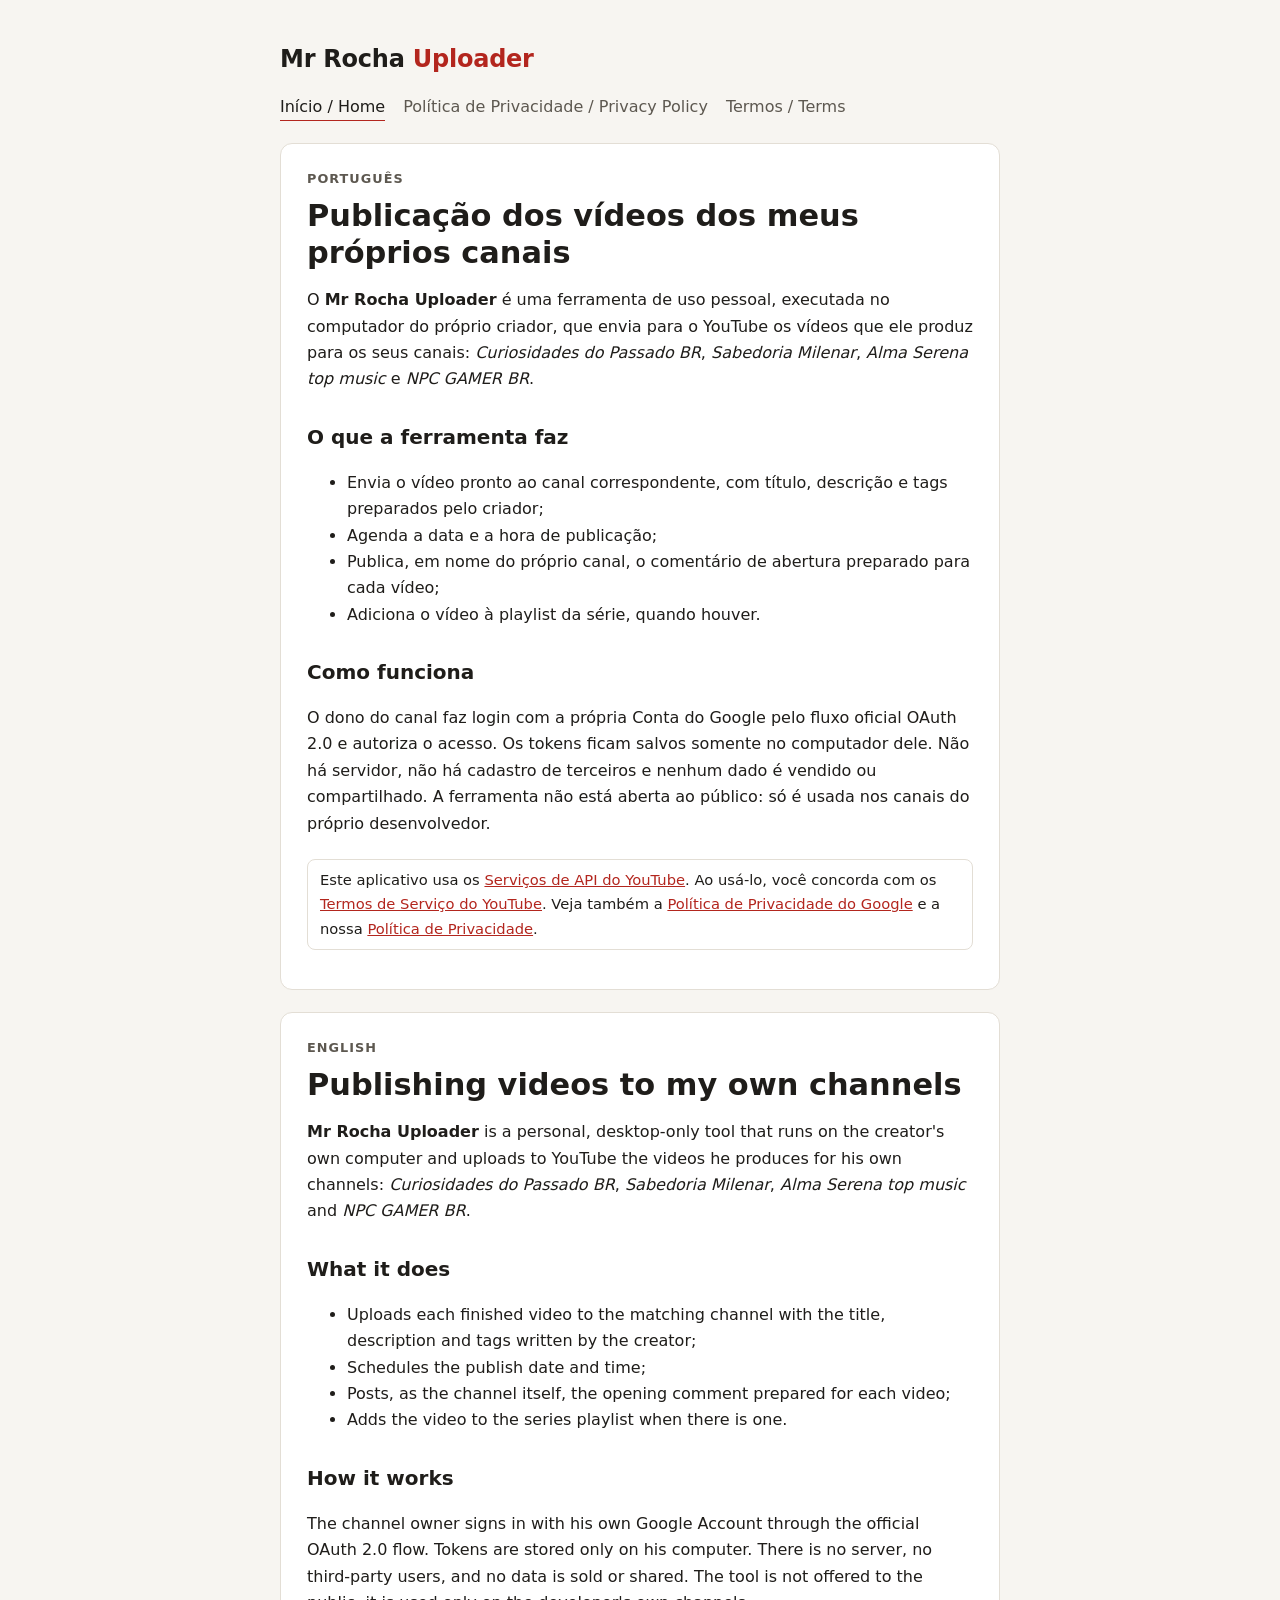
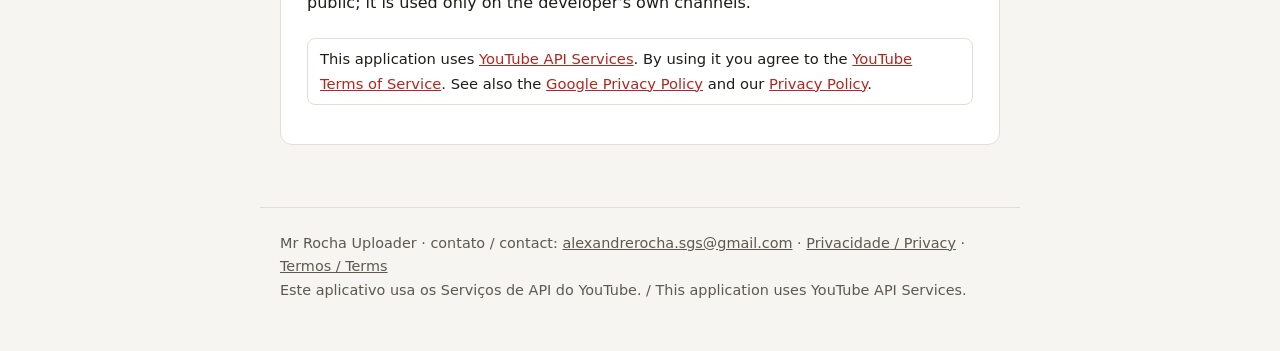
<file: index.html>
<!doctype html>
<html lang="pt-BR">
<head>
<meta charset="utf-8">
<meta name="viewport" content="width=device-width, initial-scale=1">
<!-- VERIFICACAO_SEARCH_CONSOLE: cole aqui a linha <meta name="google-site-verification" ...> -->
<title>Mr Rocha Uploader</title>
<meta name="description" content="Ferramenta pessoal de publicação de vídeos nos canais do YouTube de Alexandre Rocha.">
<link rel="stylesheet" href="style.css">
</head>
<body>
<header>
  <div class="brand">Mr Rocha <span>Uploader</span></div>
  <nav><a href="index.html" aria-current="page">Início / Home</a><a href="privacy.html">Política de Privacidade / Privacy Policy</a><a href="terms.html">Termos / Terms</a></nav>
</header>
<main>
  <section>
    <div class="lang">Português</div>
    <h1>Publicação dos vídeos dos meus próprios canais</h1>
    <p>O <strong>Mr Rocha Uploader</strong> é uma ferramenta de uso pessoal, executada no computador do próprio criador, que envia para o YouTube os vídeos que ele produz para os seus canais: <em>Curiosidades do Passado BR</em>, <em>Sabedoria Milenar</em>, <em>Alma Serena top music</em> e <em>NPC GAMER BR</em>.</p>
    <h2>O que a ferramenta faz</h2>
    <ul>
      <li>Envia o vídeo pronto ao canal correspondente, com título, descrição e tags preparados pelo criador;</li>
      <li>Agenda a data e a hora de publicação;</li>
      <li>Publica, em nome do próprio canal, o comentário de abertura preparado para cada vídeo;</li>
      <li>Adiciona o vídeo à playlist da série, quando houver.</li>
    </ul>
    <h2>Como funciona</h2>
    <p>O dono do canal faz login com a própria Conta do Google pelo fluxo oficial OAuth 2.0 e autoriza o acesso. Os tokens ficam salvos somente no computador dele. Não há servidor, não há cadastro de terceiros e nenhum dado é vendido ou compartilhado. A ferramenta não está aberta ao público: só é usada nos canais do próprio desenvolvedor.</p>
    <p class="yt">Este aplicativo usa os <a href="https://developers.google.com/youtube" rel="noopener">Serviços de API do YouTube</a>. Ao usá-lo, você concorda com os <a href="https://www.youtube.com/t/terms" rel="noopener">Termos de Serviço do YouTube</a>. Veja também a <a href="https://policies.google.com/privacy" rel="noopener">Política de Privacidade do Google</a> e a nossa <a href="privacy.html">Política de Privacidade</a>.</p>
  </section>
  <section>
    <div class="lang">English</div>
    <h1>Publishing videos to my own channels</h1>
    <p><strong>Mr Rocha Uploader</strong> is a personal, desktop-only tool that runs on the creator's own computer and uploads to YouTube the videos he produces for his own channels: <em>Curiosidades do Passado BR</em>, <em>Sabedoria Milenar</em>, <em>Alma Serena top music</em> and <em>NPC GAMER BR</em>.</p>
    <h2>What it does</h2>
    <ul>
      <li>Uploads each finished video to the matching channel with the title, description and tags written by the creator;</li>
      <li>Schedules the publish date and time;</li>
      <li>Posts, as the channel itself, the opening comment prepared for each video;</li>
      <li>Adds the video to the series playlist when there is one.</li>
    </ul>
    <h2>How it works</h2>
    <p>The channel owner signs in with his own Google Account through the official OAuth 2.0 flow. Tokens are stored only on his computer. There is no server, no third-party users, and no data is sold or shared. The tool is not offered to the public; it is used only on the developer's own channels.</p>
    <p class="yt">This application uses <a href="https://developers.google.com/youtube" rel="noopener">YouTube API Services</a>. By using it you agree to the <a href="https://www.youtube.com/t/terms" rel="noopener">YouTube Terms of Service</a>. See also the <a href="https://policies.google.com/privacy" rel="noopener">Google Privacy Policy</a> and our <a href="privacy.html">Privacy Policy</a>.</p>
  </section>
</main>
<footer>Mr Rocha Uploader · contato / contact: <a href="mailto:alexandrerocha.sgs@gmail.com">alexandrerocha.sgs@gmail.com</a> · <a href="privacy.html">Privacidade / Privacy</a> · <a href="terms.html">Termos / Terms</a><br>Este aplicativo usa os Serviços de API do YouTube. / This application uses YouTube API Services.</footer>
</body>
</html>
</file>
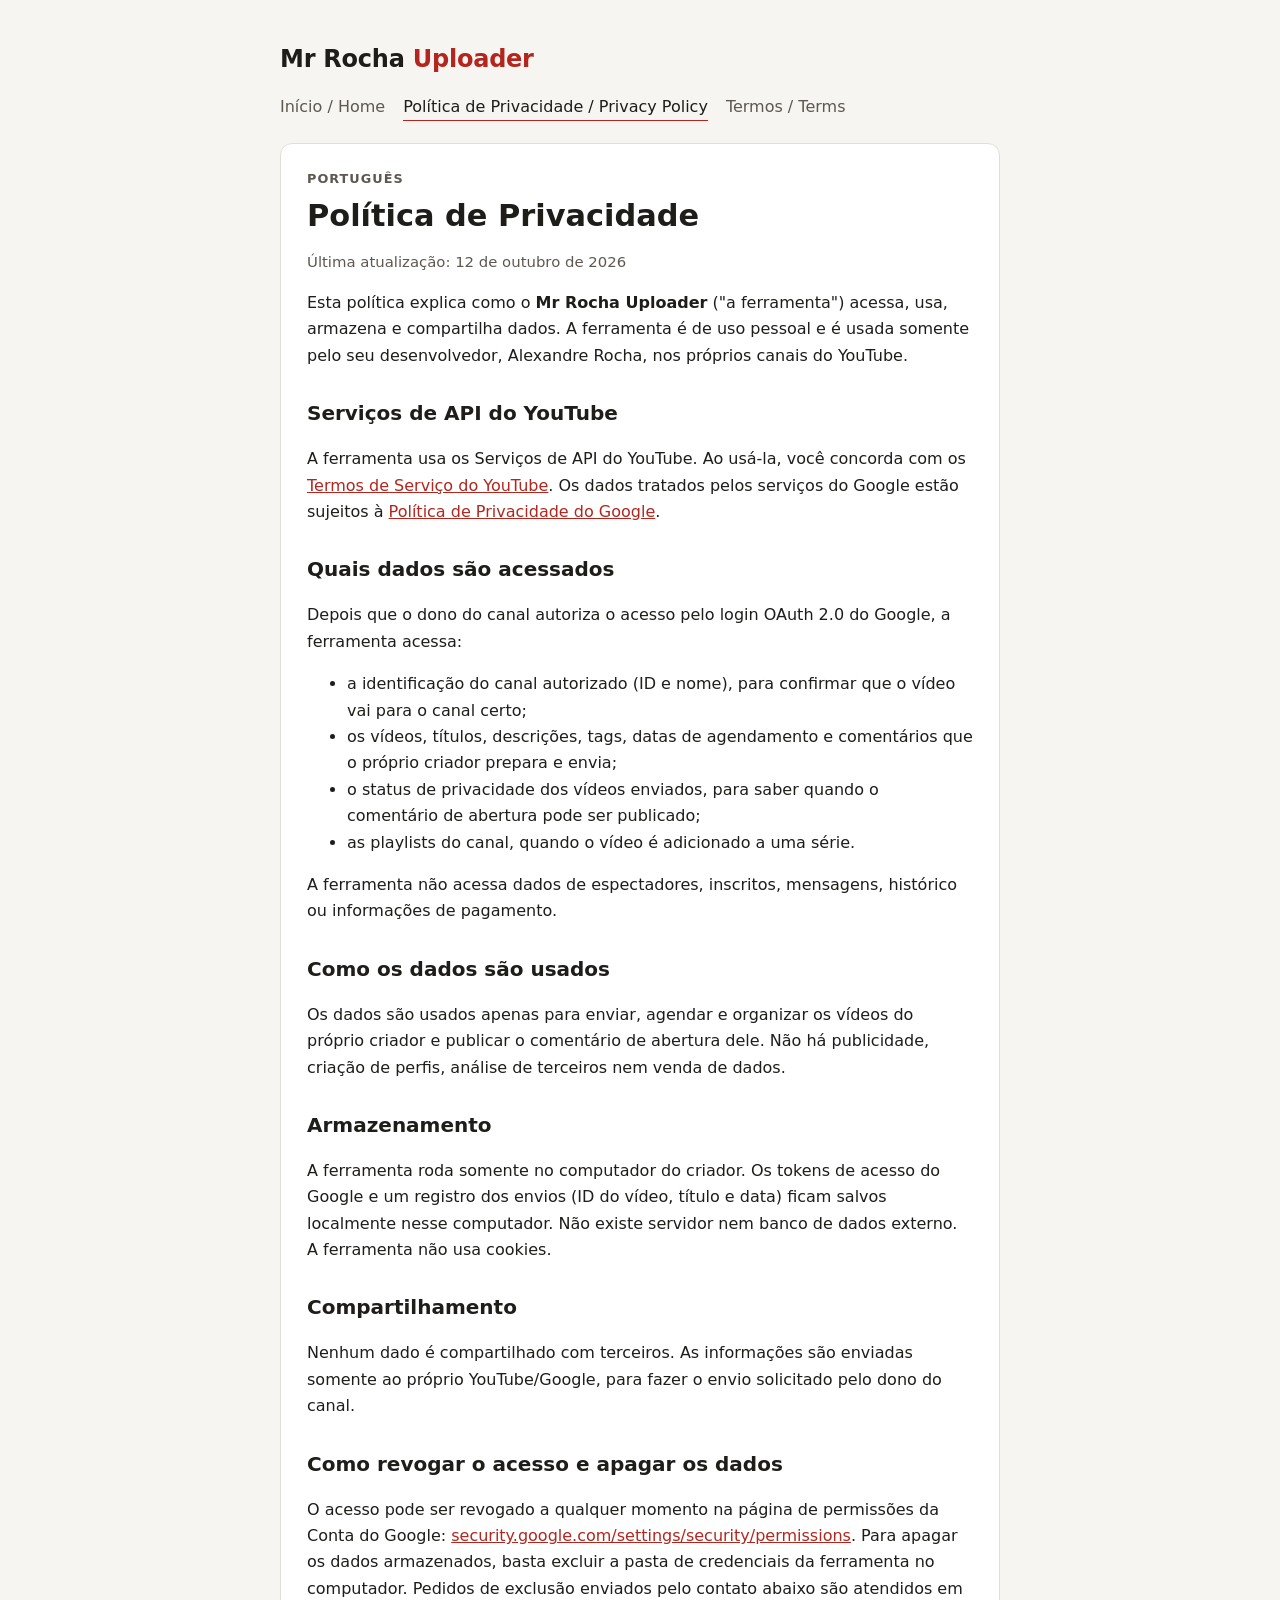
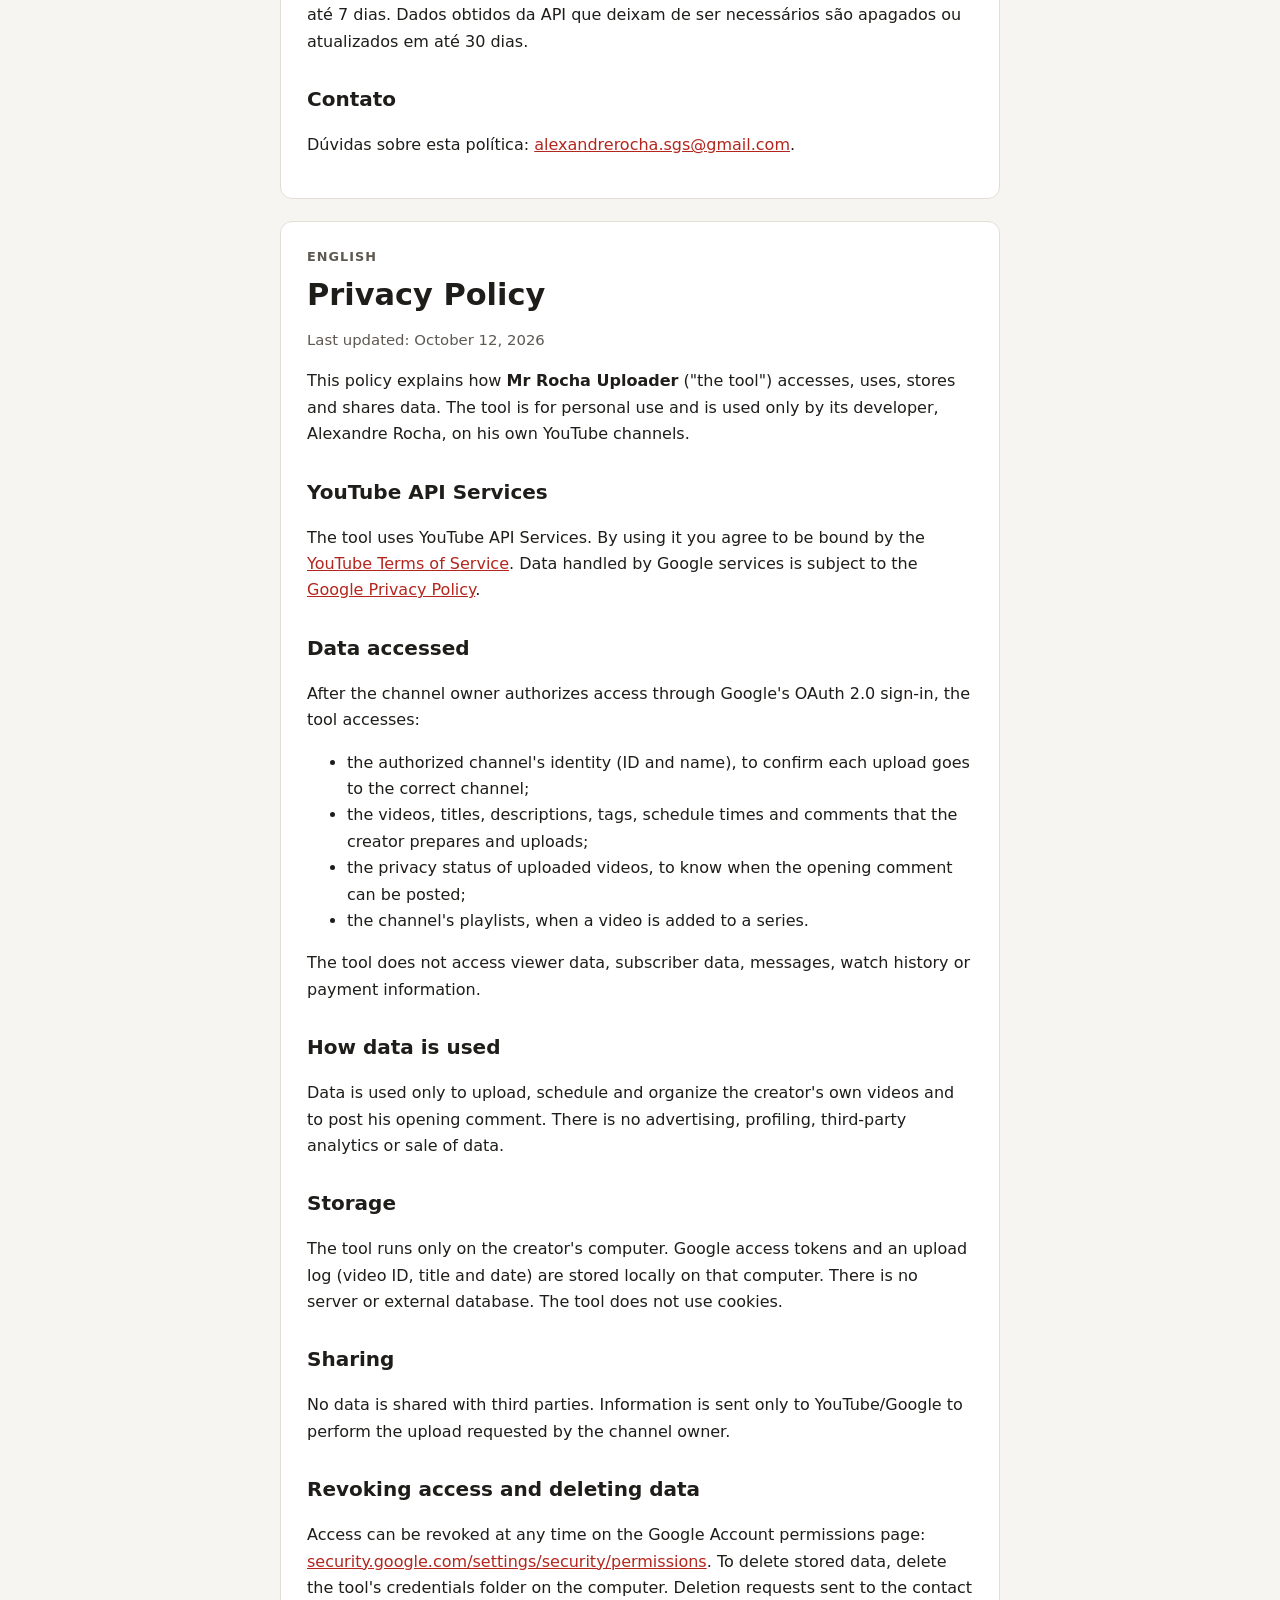
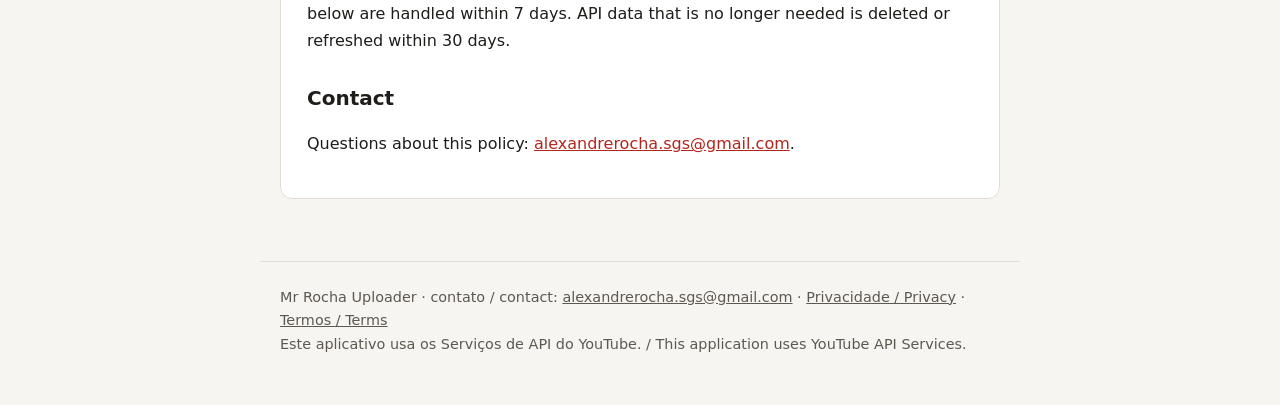
<file: privacy.html>
<!doctype html>
<html lang="pt-BR">
<head>
<meta charset="utf-8">
<meta name="viewport" content="width=device-width, initial-scale=1">
<title>Política de Privacidade · Mr Rocha Uploader</title>
<link rel="stylesheet" href="style.css">
</head>
<body>
<header>
  <div class="brand">Mr Rocha <span>Uploader</span></div>
  <nav><a href="index.html">Início / Home</a><a href="privacy.html" aria-current="page">Política de Privacidade / Privacy Policy</a><a href="terms.html">Termos / Terms</a></nav>
</header>
<main>
  <section>
    <div class="lang">Português</div>
    <h1>Política de Privacidade</h1>
    <p class="muted">Última atualização: 12 de outubro de 2026</p>
    <p>Esta política explica como o <strong>Mr Rocha Uploader</strong> ("a ferramenta") acessa, usa, armazena e compartilha dados. A ferramenta é de uso pessoal e é usada somente pelo seu desenvolvedor, Alexandre Rocha, nos próprios canais do YouTube.</p>

    <h2>Serviços de API do YouTube</h2>
    <p>A ferramenta usa os Serviços de API do YouTube. Ao usá-la, você concorda com os <a href="https://www.youtube.com/t/terms">Termos de Serviço do YouTube</a>. Os dados tratados pelos serviços do Google estão sujeitos à <a href="https://policies.google.com/privacy">Política de Privacidade do Google</a>.</p>

    <h2>Quais dados são acessados</h2>
    <p>Depois que o dono do canal autoriza o acesso pelo login OAuth 2.0 do Google, a ferramenta acessa:</p>
    <ul>
      <li>a identificação do canal autorizado (ID e nome), para confirmar que o vídeo vai para o canal certo;</li>
      <li>os vídeos, títulos, descrições, tags, datas de agendamento e comentários que o próprio criador prepara e envia;</li>
      <li>o status de privacidade dos vídeos enviados, para saber quando o comentário de abertura pode ser publicado;</li>
      <li>as playlists do canal, quando o vídeo é adicionado a uma série.</li>
    </ul>
    <p>A ferramenta não acessa dados de espectadores, inscritos, mensagens, histórico ou informações de pagamento.</p>

    <h2>Como os dados são usados</h2>
    <p>Os dados são usados apenas para enviar, agendar e organizar os vídeos do próprio criador e publicar o comentário de abertura dele. Não há publicidade, criação de perfis, análise de terceiros nem venda de dados.</p>

    <h2>Armazenamento</h2>
    <p>A ferramenta roda somente no computador do criador. Os tokens de acesso do Google e um registro dos envios (ID do vídeo, título e data) ficam salvos localmente nesse computador. Não existe servidor nem banco de dados externo. A ferramenta não usa cookies.</p>

    <h2>Compartilhamento</h2>
    <p>Nenhum dado é compartilhado com terceiros. As informações são enviadas somente ao próprio YouTube/Google, para fazer o envio solicitado pelo dono do canal.</p>

    <h2>Como revogar o acesso e apagar os dados</h2>
    <p>O acesso pode ser revogado a qualquer momento na página de permissões da Conta do Google: <a href="https://security.google.com/settings/security/permissions">security.google.com/settings/security/permissions</a>. Para apagar os dados armazenados, basta excluir a pasta de credenciais da ferramenta no computador. Pedidos de exclusão enviados pelo contato abaixo são atendidos em até 7 dias. Dados obtidos da API que deixam de ser necessários são apagados ou atualizados em até 30 dias.</p>

    <h2>Contato</h2>
    <p>Dúvidas sobre esta política: <a href="mailto:alexandrerocha.sgs@gmail.com">alexandrerocha.sgs@gmail.com</a>.</p>
  </section>

  <section>
    <div class="lang">English</div>
    <h1>Privacy Policy</h1>
    <p class="muted">Last updated: October 12, 2026</p>
    <p>This policy explains how <strong>Mr Rocha Uploader</strong> ("the tool") accesses, uses, stores and shares data. The tool is for personal use and is used only by its developer, Alexandre Rocha, on his own YouTube channels.</p>

    <h2>YouTube API Services</h2>
    <p>The tool uses YouTube API Services. By using it you agree to be bound by the <a href="https://www.youtube.com/t/terms">YouTube Terms of Service</a>. Data handled by Google services is subject to the <a href="https://policies.google.com/privacy">Google Privacy Policy</a>.</p>

    <h2>Data accessed</h2>
    <p>After the channel owner authorizes access through Google's OAuth 2.0 sign-in, the tool accesses:</p>
    <ul>
      <li>the authorized channel's identity (ID and name), to confirm each upload goes to the correct channel;</li>
      <li>the videos, titles, descriptions, tags, schedule times and comments that the creator prepares and uploads;</li>
      <li>the privacy status of uploaded videos, to know when the opening comment can be posted;</li>
      <li>the channel's playlists, when a video is added to a series.</li>
    </ul>
    <p>The tool does not access viewer data, subscriber data, messages, watch history or payment information.</p>

    <h2>How data is used</h2>
    <p>Data is used only to upload, schedule and organize the creator's own videos and to post his opening comment. There is no advertising, profiling, third-party analytics or sale of data.</p>

    <h2>Storage</h2>
    <p>The tool runs only on the creator's computer. Google access tokens and an upload log (video ID, title and date) are stored locally on that computer. There is no server or external database. The tool does not use cookies.</p>

    <h2>Sharing</h2>
    <p>No data is shared with third parties. Information is sent only to YouTube/Google to perform the upload requested by the channel owner.</p>

    <h2>Revoking access and deleting data</h2>
    <p>Access can be revoked at any time on the Google Account permissions page: <a href="https://security.google.com/settings/security/permissions">security.google.com/settings/security/permissions</a>. To delete stored data, delete the tool's credentials folder on the computer. Deletion requests sent to the contact below are handled within 7 days. API data that is no longer needed is deleted or refreshed within 30 days.</p>

    <h2>Contact</h2>
    <p>Questions about this policy: <a href="mailto:alexandrerocha.sgs@gmail.com">alexandrerocha.sgs@gmail.com</a>.</p>
  </section>
</main>
<footer>Mr Rocha Uploader · contato / contact: <a href="mailto:alexandrerocha.sgs@gmail.com">alexandrerocha.sgs@gmail.com</a> · <a href="privacy.html">Privacidade / Privacy</a> · <a href="terms.html">Termos / Terms</a><br>Este aplicativo usa os Serviços de API do YouTube. / This application uses YouTube API Services.</footer>
</body>
</html>
</file>
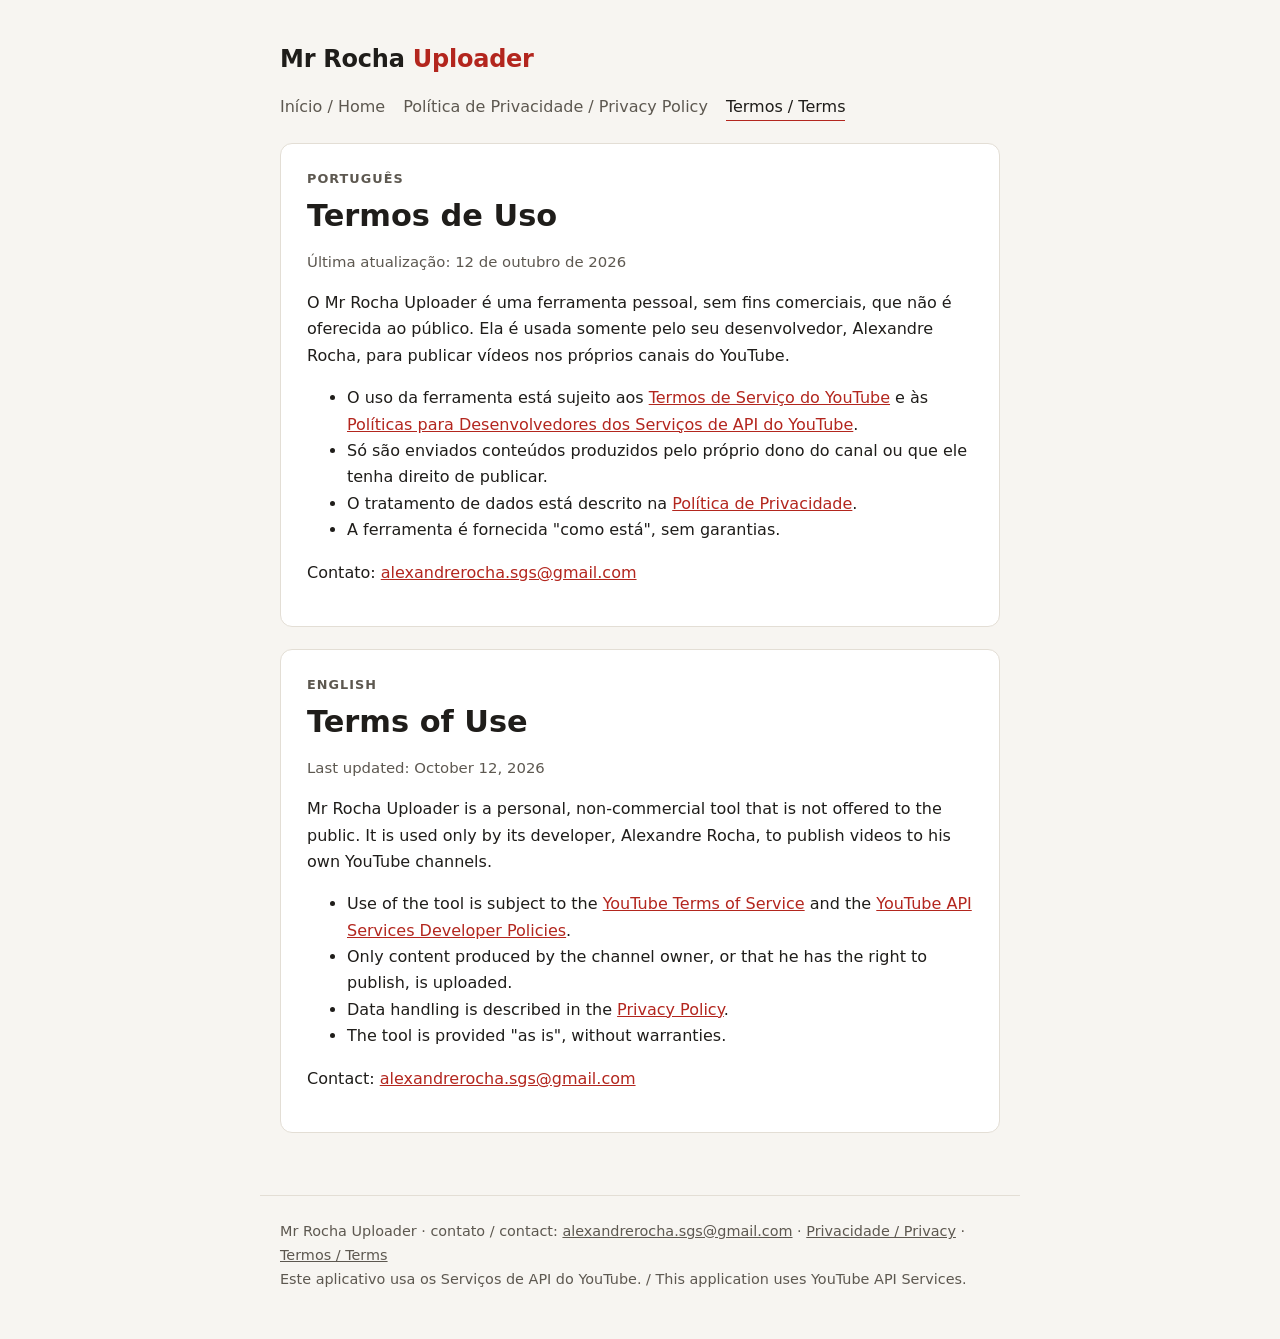
<file: terms.html>
<!doctype html>
<html lang="pt-BR">
<head>
<meta charset="utf-8">
<meta name="viewport" content="width=device-width, initial-scale=1">
<title>Termos de Uso · Mr Rocha Uploader</title>
<link rel="stylesheet" href="style.css">
</head>
<body>
<header>
  <div class="brand">Mr Rocha <span>Uploader</span></div>
  <nav><a href="index.html">Início / Home</a><a href="privacy.html">Política de Privacidade / Privacy Policy</a><a href="terms.html" aria-current="page">Termos / Terms</a></nav>
</header>
<main>
  <section>
    <div class="lang">Português</div>
    <h1>Termos de Uso</h1>
    <p class="muted">Última atualização: 12 de outubro de 2026</p>
    <p>O Mr Rocha Uploader é uma ferramenta pessoal, sem fins comerciais, que não é oferecida ao público. Ela é usada somente pelo seu desenvolvedor, Alexandre Rocha, para publicar vídeos nos próprios canais do YouTube.</p>
    <ul>
      <li>O uso da ferramenta está sujeito aos <a href="https://www.youtube.com/t/terms">Termos de Serviço do YouTube</a> e às <a href="https://developers.google.com/youtube/terms/developer-policies">Políticas para Desenvolvedores dos Serviços de API do YouTube</a>.</li>
      <li>Só são enviados conteúdos produzidos pelo próprio dono do canal ou que ele tenha direito de publicar.</li>
      <li>O tratamento de dados está descrito na <a href="privacy.html">Política de Privacidade</a>.</li>
      <li>A ferramenta é fornecida "como está", sem garantias.</li>
    </ul>
    <p>Contato: <a href="mailto:alexandrerocha.sgs@gmail.com">alexandrerocha.sgs@gmail.com</a></p>
  </section>
  <section>
    <div class="lang">English</div>
    <h1>Terms of Use</h1>
    <p class="muted">Last updated: October 12, 2026</p>
    <p>Mr Rocha Uploader is a personal, non-commercial tool that is not offered to the public. It is used only by its developer, Alexandre Rocha, to publish videos to his own YouTube channels.</p>
    <ul>
      <li>Use of the tool is subject to the <a href="https://www.youtube.com/t/terms">YouTube Terms of Service</a> and the <a href="https://developers.google.com/youtube/terms/developer-policies">YouTube API Services Developer Policies</a>.</li>
      <li>Only content produced by the channel owner, or that he has the right to publish, is uploaded.</li>
      <li>Data handling is described in the <a href="privacy.html">Privacy Policy</a>.</li>
      <li>The tool is provided "as is", without warranties.</li>
    </ul>
    <p>Contact: <a href="mailto:alexandrerocha.sgs@gmail.com">alexandrerocha.sgs@gmail.com</a></p>
  </section>
</main>
<footer>Mr Rocha Uploader · contato / contact: <a href="mailto:alexandrerocha.sgs@gmail.com">alexandrerocha.sgs@gmail.com</a> · <a href="privacy.html">Privacidade / Privacy</a> · <a href="terms.html">Termos / Terms</a><br>Este aplicativo usa os Serviços de API do YouTube. / This application uses YouTube API Services.</footer>
</body>
</html>
</file>
<file: style.css>
:root{--bg:#f7f5f1;--card:#ffffff;--ink:#1f1d1a;--muted:#5d5850;--line:#e3ded5;--accent:#b3261e}
@media (prefers-color-scheme:dark){:root{--bg:#161513;--card:#201f1c;--ink:#ece8e1;--muted:#a9a296;--line:#34312c;--accent:#ff6b5f}}
*{box-sizing:border-box}
body{margin:0;background:var(--bg);color:var(--ink);font:16px/1.65 system-ui,-apple-system,"Segoe UI",Roboto,sans-serif}
header,main,footer{max-width:760px;margin:0 auto;padding:0 20px}
header{padding-top:40px}
.brand{font-weight:700;font-size:1.5rem;letter-spacing:-.01em}
.brand span{color:var(--accent)}
nav{margin:14px 0 8px;display:flex;gap:18px;flex-wrap:wrap}
nav a{color:var(--muted);text-decoration:none;border-bottom:1px solid transparent}
nav a:hover,nav a[aria-current]{color:var(--ink);border-color:var(--accent)}
main{padding-bottom:40px}
section{background:var(--card);border:1px solid var(--line);border-radius:12px;padding:24px 26px;margin:22px 0}
h1{font-size:1.9rem;line-height:1.2;margin:.3em 0 .4em}
h2{font-size:1.25rem;margin:1.4em 0 .4em}
h3{font-size:1.05rem;margin:1.2em 0 .3em}
p,li{color:var(--ink)}
.muted{color:var(--muted);font-size:.93rem}
a{color:var(--accent)}
.lang{font-size:.8rem;font-weight:600;letter-spacing:.08em;text-transform:uppercase;color:var(--muted)}
.yt{display:inline-block;border:1px solid var(--line);border-radius:8px;padding:8px 12px;font-size:.92rem;margin-top:6px}
footer{padding:24px 20px 48px;color:var(--muted);font-size:.9rem;border-top:1px solid var(--line)}
footer a{color:var(--muted)}
</file>
